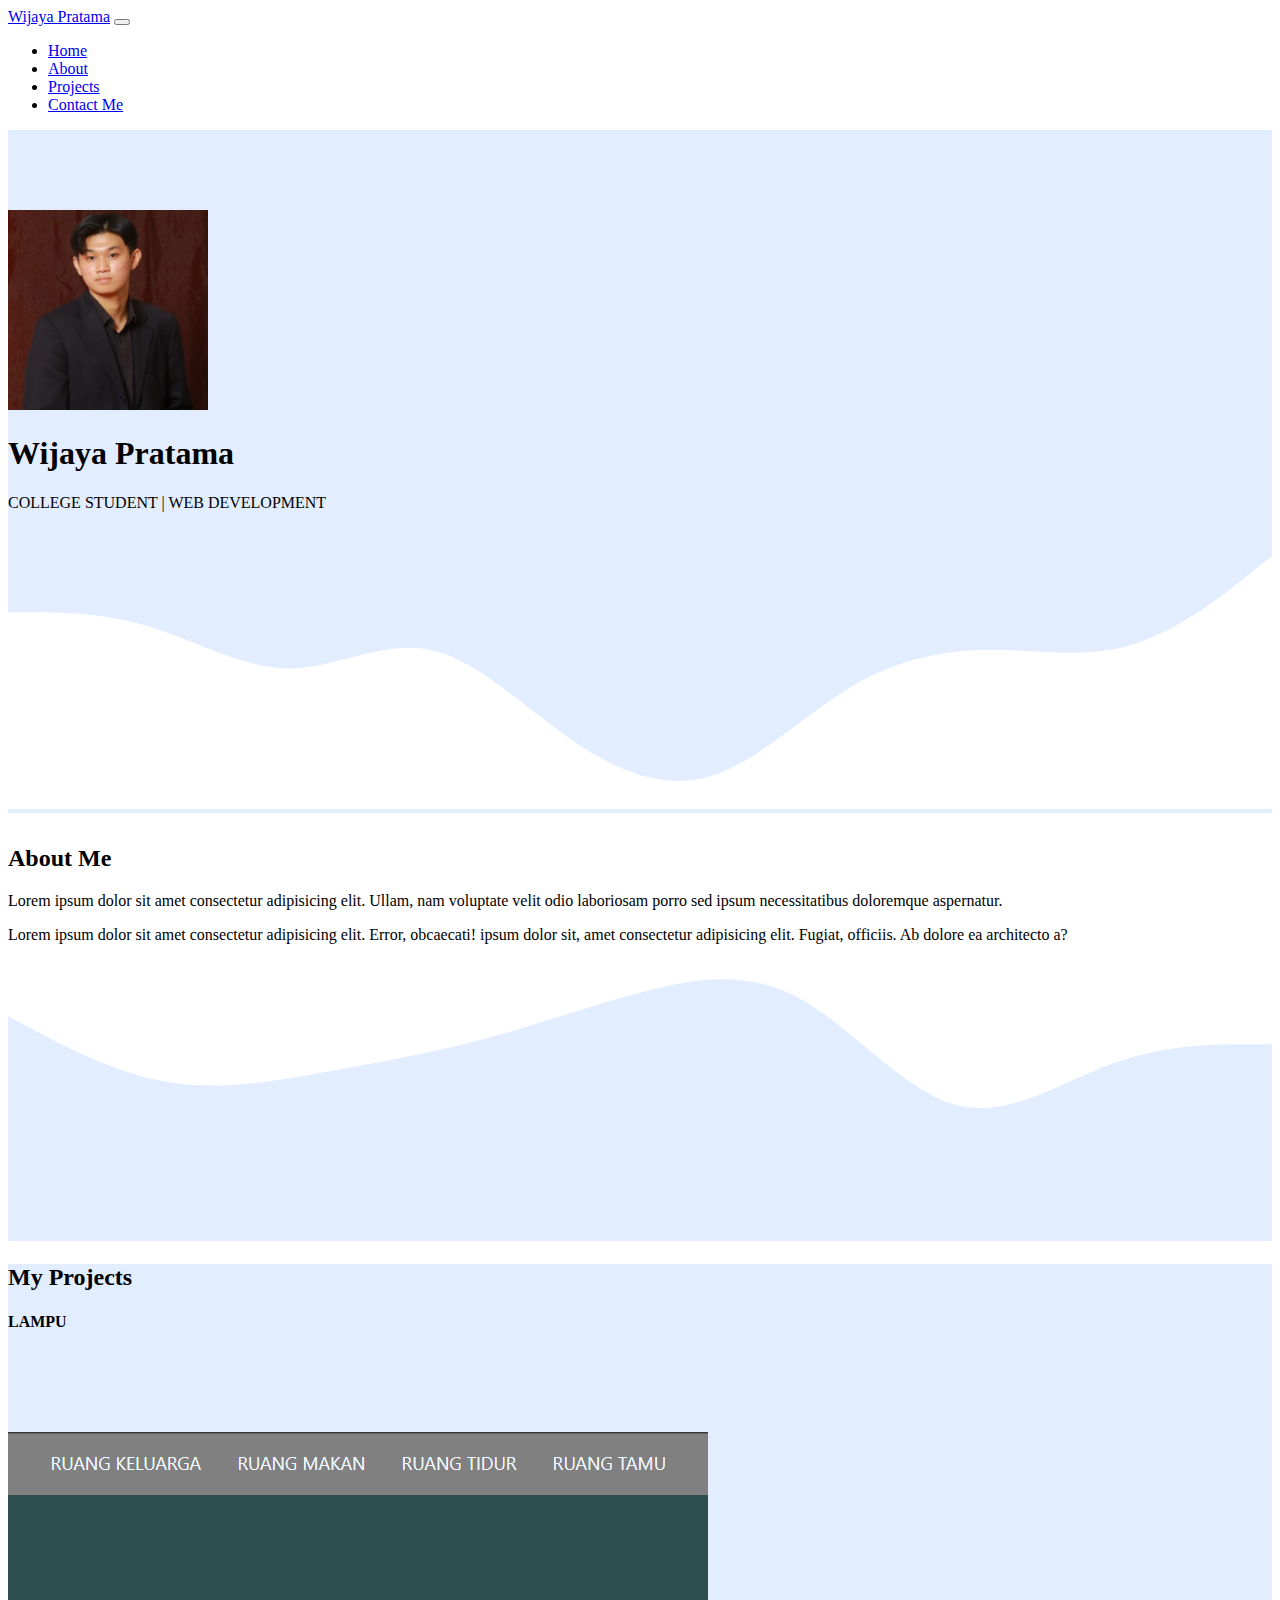
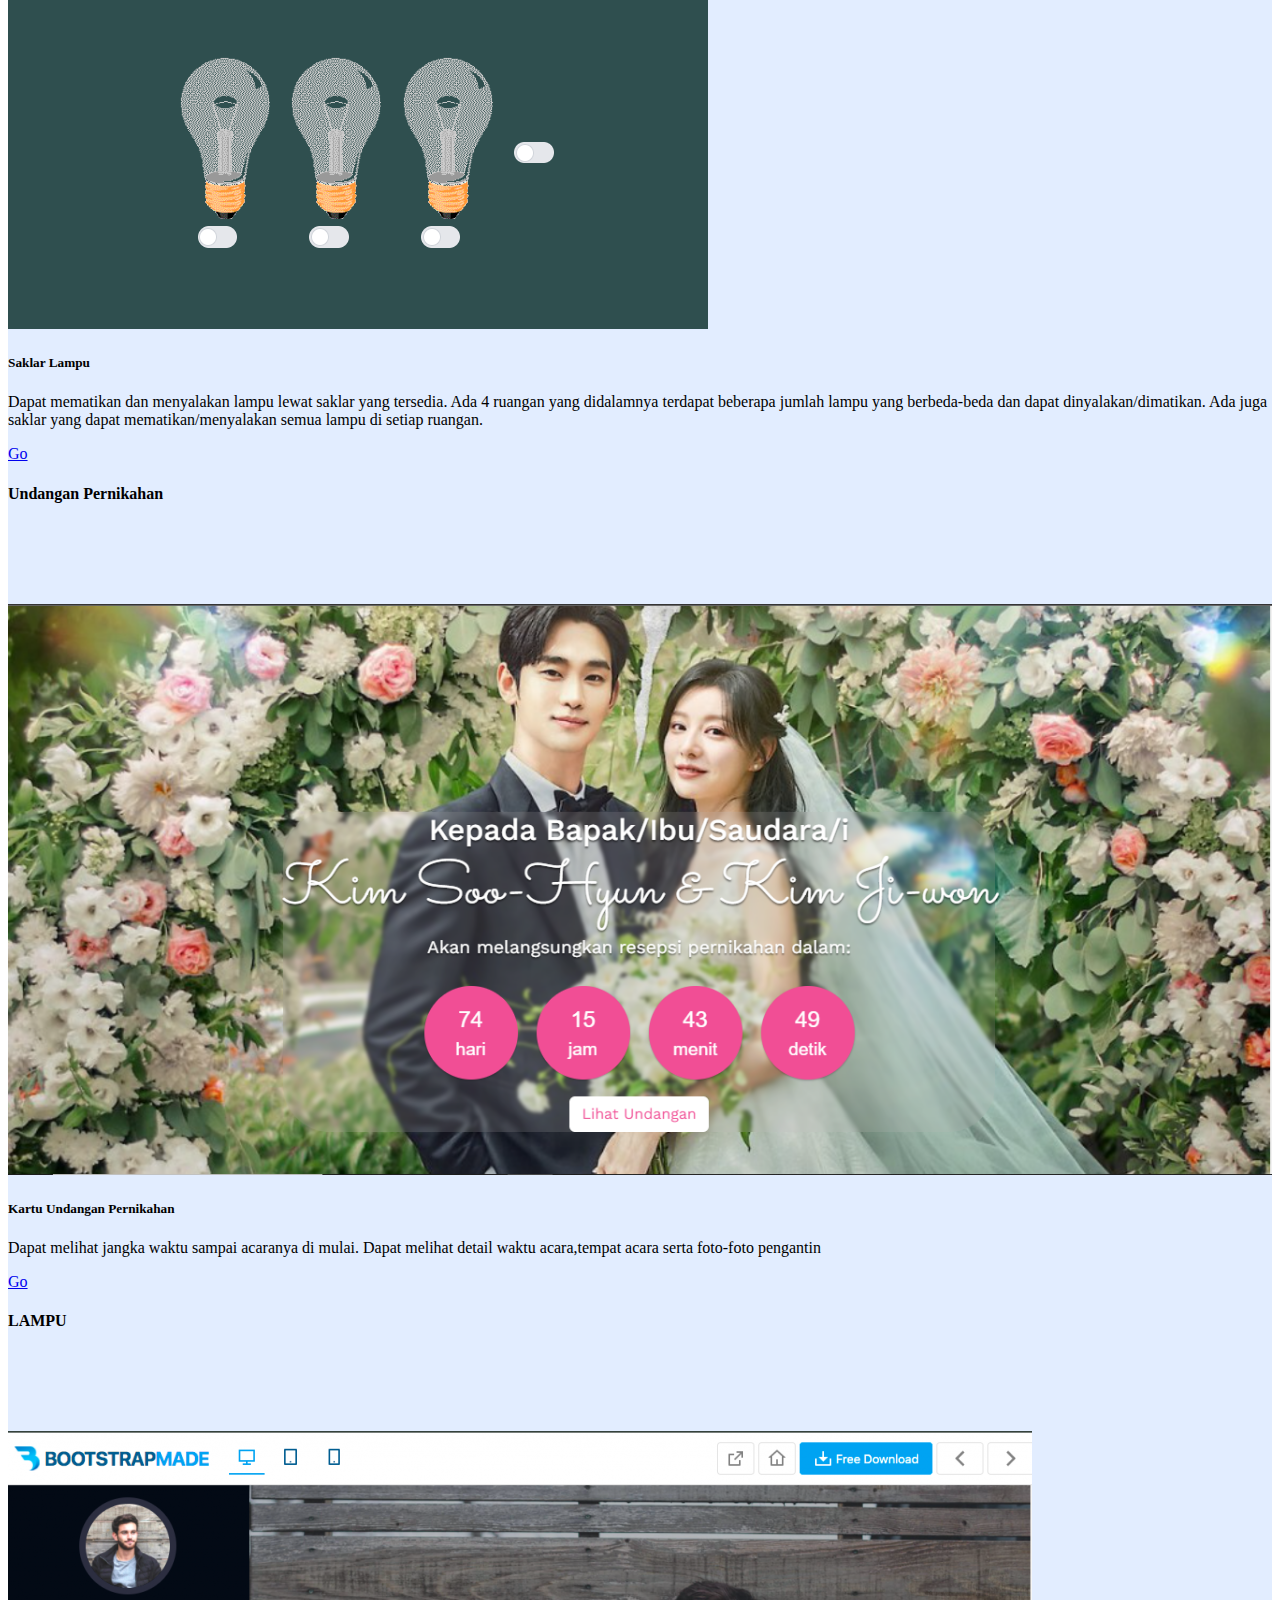
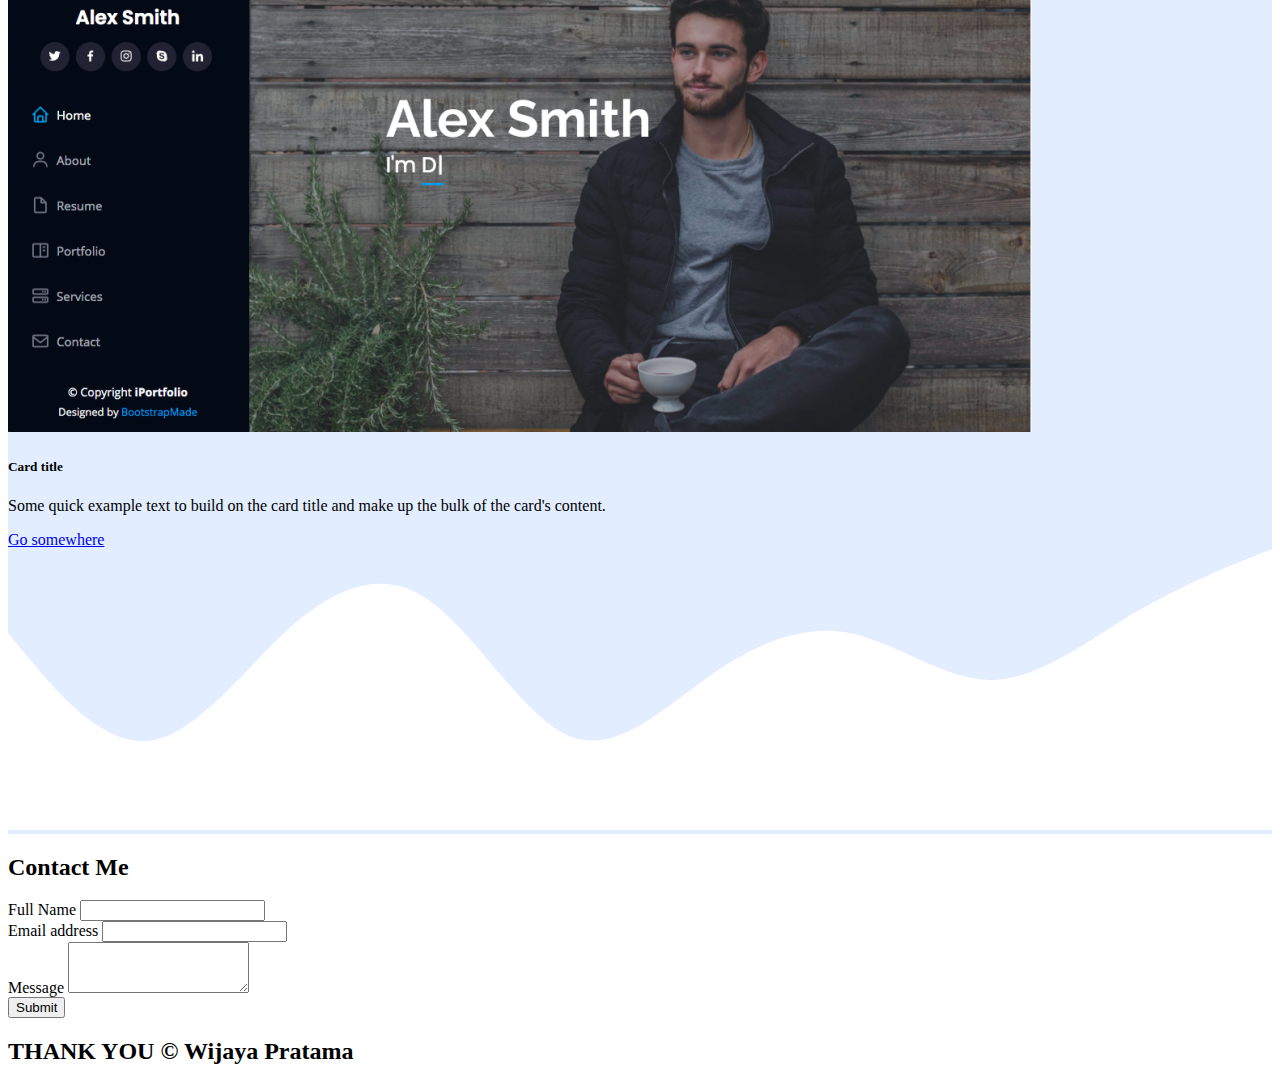
<file: index.html>
<!DOCTYPE html>
<html lang="en">
  <head>
    <meta charset="utf-8" />
    <meta name="viewport" content="width=device-width, initial-scale=1" />
    <title>MyPortofolio | Wijaya Pratama</title>
    <link rel="stylesheet" href="style.css" />
    <link href="https://cdn.jsdelivr.net/npm/bootstrap@5.3.2/dist/css/bootstrap.min.css" rel="stylesheet" integrity="sha384-T3c6CoIi6uLrA9TneNEoa7RxnatzjcDSCmG1MXxSR1GAsXEV/Dwwykc2MPK8M2HN" crossorigin="anonymous" />
  </head>
  <body>
    <!-- Navbar -->

    <nav class="navbar navbar-expand-lg navbar-dark bg-primary shadow-sm fixed-top">
      <div class="container">
        <a class="navbar-brand" href="#">Wijaya Pratama</a>
        <button class="navbar-toggler" type="button" data-bs-toggle="collapse" data-bs-target="#navbarNav" aria-controls="navbarNav" aria-expanded="false" aria-label="Toggle navigation">
          <span class="navbar-toggler-icon"></span>
        </button>
        <div class="collapse navbar-collapse" id="navbarNav">
          <ul class="navbar-nav ms-auto">
            <li class="nav-item">
              <a class="nav-link active" aria-current="page" href="#">Home</a>
            </li>
            <li class="nav-item">
              <a class="nav-link" href="#about">About</a>
            </li>
            <li class="nav-item">
              <a class="nav-link" href="#project">Projects</a>
            </li>
            <li class="nav-item">
              <a class="nav-link" href="#contact">Contact Me</a>
            </li>
          </ul>
        </div>
      </div>
    </nav>

    <!-- Navbar End -->

    <!-- Jumbotron -->
    <section class="jumbotron text-center">
      <img src="asset/foto-profil.jpg" alt="Wijaya Pratama" width="200" class="rounded-circle img-thumbnail" />
      <h1 class="display-4">Wijaya Pratama</h1>
      <p class="lead">COLLEGE STUDENT | WEB DEVELOPMENT</p>
      <svg xmlns="http://www.w3.org/2000/svg" viewBox="0 0 1440 320">
        <path
          fill="#ffffff"
          fill-opacity="1"
          d="M0,96L26.7,96C53.3,96,107,96,160,112C213.3,128,267,160,320,160C373.3,160,427,128,480,138.7C533.3,149,587,203,640,240C693.3,277,747,299,800,282.7C853.3,267,907,213,960,181.3C1013.3,149,1067,139,1120,138.7C1173.3,139,1227,149,1280,133.3C1333.3,117,1387,75,1413,53.3L1440,32L1440,320L1413.3,320C1386.7,320,1333,320,1280,320C1226.7,320,1173,320,1120,320C1066.7,320,1013,320,960,320C906.7,320,853,320,800,320C746.7,320,693,320,640,320C586.7,320,533,320,480,320C426.7,320,373,320,320,320C266.7,320,213,320,160,320C106.7,320,53,320,27,320L0,320Z"
        ></path>
      </svg>
    </section>
    <!-- Jumbotron End -->

    <!-- About -->
    <section id="about">
      <div class="container mt-3">
        <div class="row text-center mb-3">
          <div class="col">
            <h2 style="margin-top: 2rem">About Me</h2>
          </div>
        </div>
        <div class="row justify-content-evenly fs-5 text-center">
          <div class="col-md-4">
            <p>Lorem ipsum dolor sit amet consectetur adipisicing elit. Ullam, nam voluptate velit odio laboriosam porro sed ipsum necessitatibus doloremque aspernatur.</p>
          </div>
          <div class="col-md-4">
            <p>Lorem ipsum dolor sit amet consectetur adipisicing elit. Error, obcaecati! ipsum dolor sit, amet consectetur adipisicing elit. Fugiat, officiis. Ab dolore ea architecto a?</p>
          </div>
        </div>
      </div>
      <svg xmlns="http://www.w3.org/2000/svg" viewBox="0 0 1440 320">
        <path
          fill="#e2edff"
          fill-opacity="1"
          d="M0,64L30,80C60,96,120,128,180,138.7C240,149,300,139,360,128C420,117,480,107,540,90.7C600,75,660,53,720,37.3C780,21,840,11,900,42.7C960,75,1020,149,1080,165.3C1140,181,1200,139,1260,117.3C1320,96,1380,96,1410,96L1440,96L1440,320L1410,320C1380,320,1320,320,1260,320C1200,320,1140,320,1080,320C1020,320,960,320,900,320C840,320,780,320,720,320C660,320,600,320,540,320C480,320,420,320,360,320C300,320,240,320,180,320C120,320,60,320,30,320L0,320Z"
        ></path>
      </svg>
    </section>
    <!-- About End -->

    <!-- Project -->
    <section id="project">
      <div class="container">
        <div class="row text-center">
          <div class="col">
            <h2>My Projects</h2>
          </div>
        </div>
        <div class="row mt-5">
          <div class="col-md-4 mb-3">
            <div class="card">
              <h4 class="text-center">LAMPU</h4>
              <img src="asset/project_lampu.png" class="card-img mb-3" alt="project_lampu" />
              <div class="card-body">
                <h5 class="card-title">Saklar Lampu</h5>
                <p class="card-text">
                  Dapat mematikan dan menyalakan lampu lewat saklar yang tersedia. Ada 4 ruangan yang didalamnya terdapat beberapa jumlah lampu yang berbeda-beda dan dapat dinyalakan/dimatikan. Ada juga saklar yang dapat
                  mematikan/menyalakan semua lampu di setiap ruangan.
                </p>
                <a href="Lampu/index.html" class="btn btn-primary">Go</a>
              </div>
            </div>
          </div>
          <div class="col-md-4 mb-3">
            <div class="card">
              <h4 class="text-center">Undangan Pernikahan</h4>
              <img src="asset/project_pernikahan.png" class="card-img-top" alt="project2" />
              <div class="card-body">
                <h5 class="card-title">Kartu Undangan Pernikahan</h5>
                <p class="card-text">Dapat melihat jangka waktu sampai acaranya di mulai. Dapat melihat detail waktu acara,tempat acara serta foto-foto pengantin</p>
                <a href="UndanganPernikahan/index.html" class="btn btn-primary">Go</a>
              </div>
            </div>
          </div>
          <div class="col-md-4 mb-3">
            <div class="card">
              <h4 class="text-center">LAMPU</h4>
              <img src="asset/contoh.png" class="card-img-top" alt="project3" />
              <div class="card-body">
                <h5 class="card-title">Card title</h5>
                <p class="card-text">Some quick example text to build on the card title and make up the bulk of the card's content.</p>
                <a href="#" class="btn btn-primary">Go somewhere</a>
              </div>
            </div>
          </div>
        </div>
      </div>
      <svg xmlns="http://www.w3.org/2000/svg" viewBox="0 0 1440 320">
        <path
          fill="#fff"
          fill-opacity="1"
          d="M0,96L26.7,128C53.3,160,107,224,160,218.7C213.3,213,267,139,320,90.7C373.3,43,427,21,480,58.7C533.3,96,587,192,640,213.3C693.3,235,747,181,800,144C853.3,107,907,85,960,96C1013.3,107,1067,149,1120,149.3C1173.3,149,1227,107,1280,74.7C1333.3,43,1387,21,1413,10.7L1440,0L1440,320L1413.3,320C1386.7,320,1333,320,1280,320C1226.7,320,1173,320,1120,320C1066.7,320,1013,320,960,320C906.7,320,853,320,800,320C746.7,320,693,320,640,320C586.7,320,533,320,480,320C426.7,320,373,320,320,320C266.7,320,213,320,160,320C106.7,320,53,320,27,320L0,320Z"
        ></path>
      </svg>
    </section>
    <!-- Project End -->

    <!-- contact -->
    <section id="contact">
      <div class="container mb-3">
        <div class="row text-center">
          <h2>Contact Me</h2>
        </div>
        <div class="row justify-content-center">
          <div class="col-md-5">
            <form>
              <div class="mb-3">
                <label for="name" class="form-label">Full Name</label>
                <input type="text" class="form-control" id="Name" aria-describedby="Name" />
              </div>
              <div class="mb-3">
                <label for="email" class="form-label">Email address</label>
                <input type="email" class="form-control" id="email" aria-describedby="email" />
              </div>
              <div class="mb-3">
                <label for="pesan" class="form-label">Message</label>
                <textarea class="form-control" id="pesan" rows="3"></textarea>
              </div>
              <button type="submit" class="btn btn-primary">Submit</button>
            </form>
          </div>
        </div>
      </div>
    </section>
    <!-- contact-End -->

    <!-- footer -->
    <footer id="footer" class="bg-primary text-white text-center">
      <h2 class="p-2">THANK YOU &copy Wijaya Pratama</h2>
    </footer>

    <!-- footer End -->

    <script src="https://cdn.jsdelivr.net/npm/bootstrap@5.3.2/dist/js/bootstrap.bundle.min.js" integrity="sha384-C6RzsynM9kWDrMNeT87bh95OGNyZPhcTNXj1NW7RuBCsyN/o0jlpcV8Qyq46cDfL" crossorigin="anonymous"></script>
  </body>
</html>
</file>
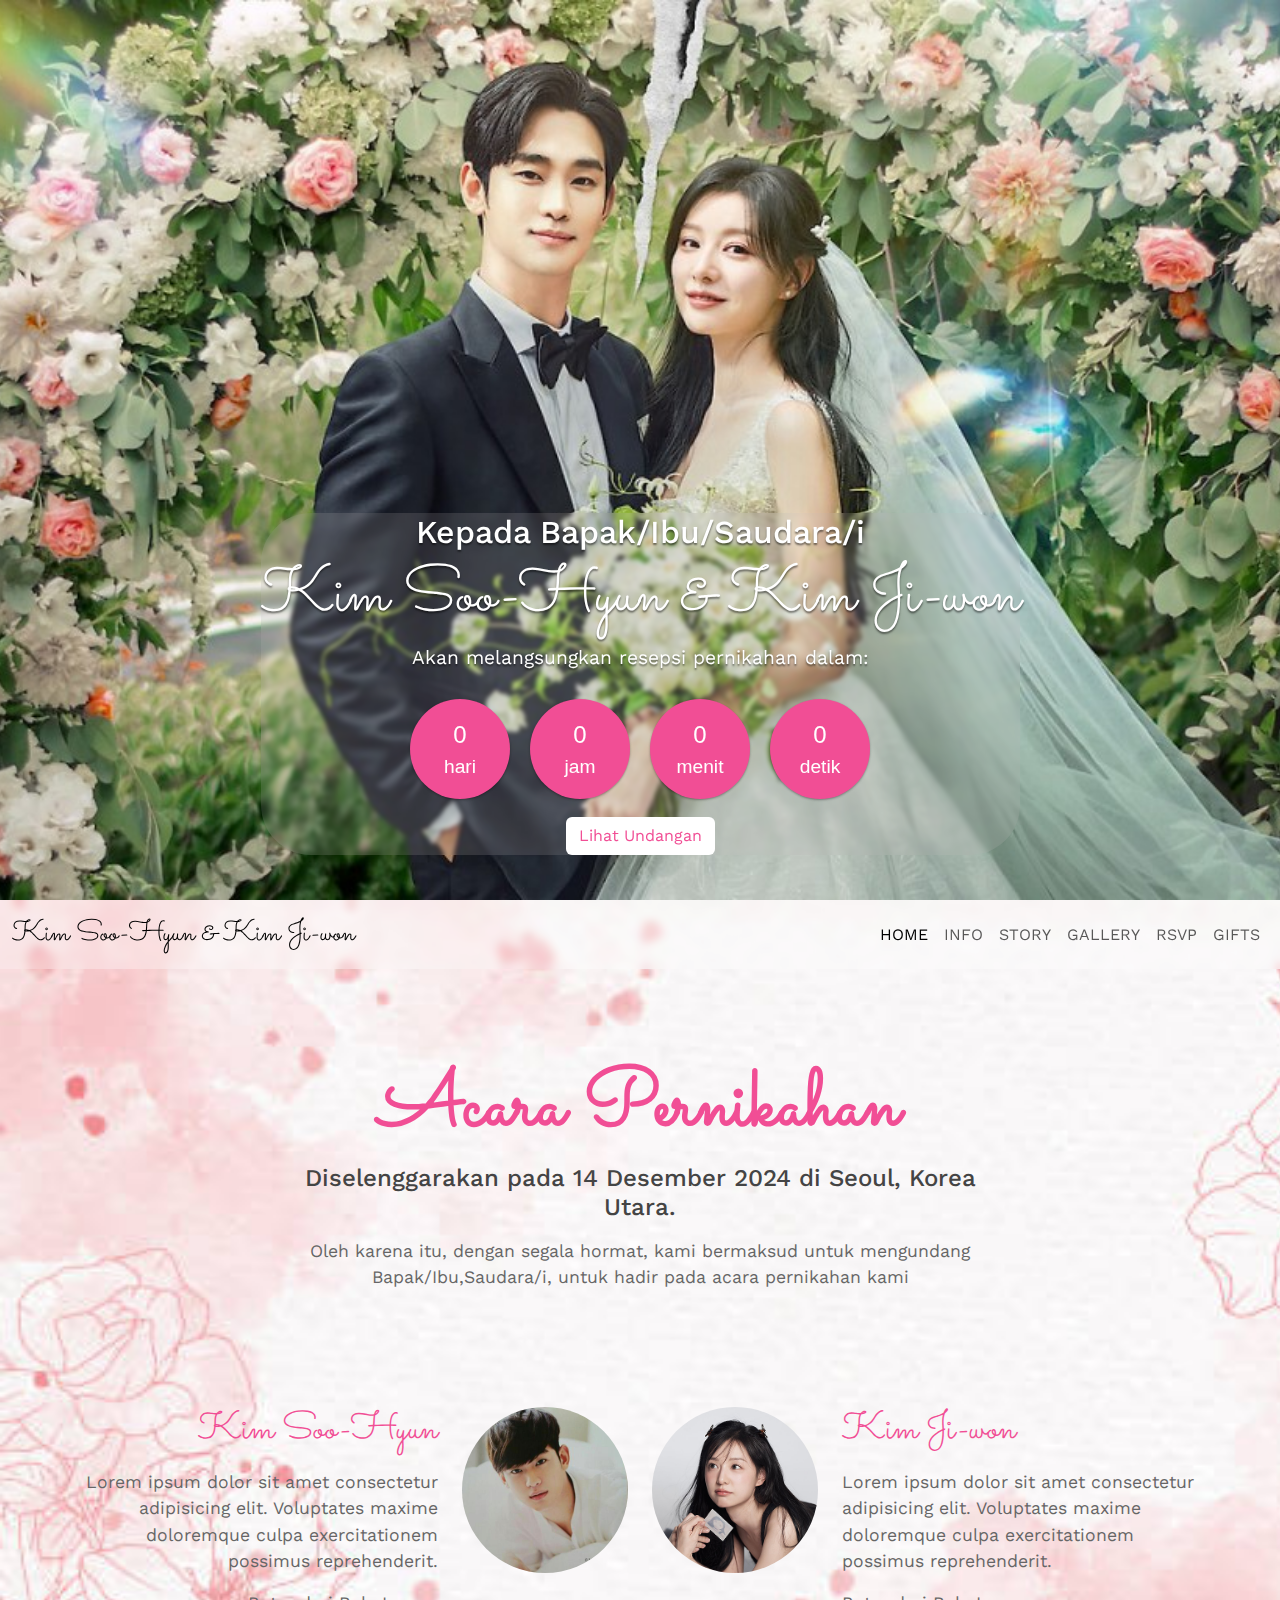
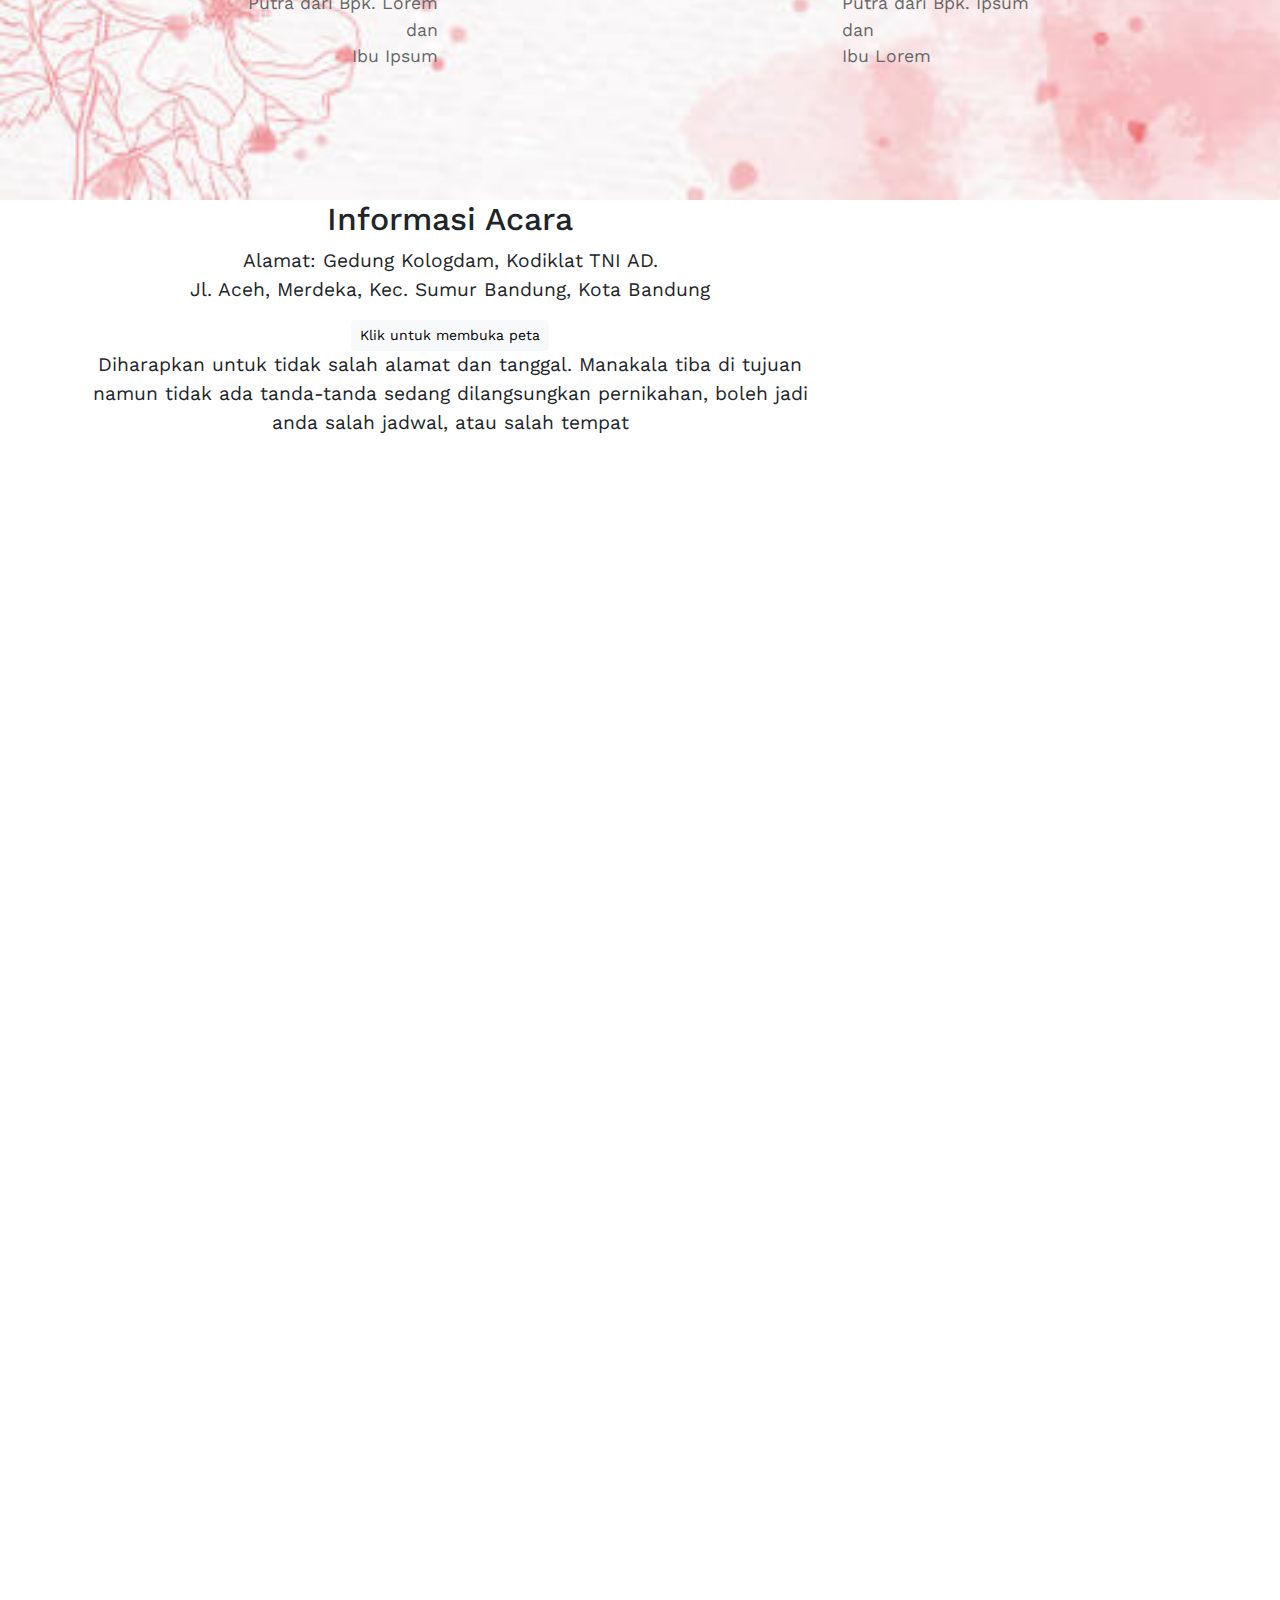
<file: UndanganPernikahan/index.html>
<!DOCTYPE html>
<html lang="en">
  <head>
    <meta charset="utf-8" />
    <meta name="viewport" content="width=device-width, initial-scale=1" />
    <title>UNDANGAN PERNIKAHAN</title>
    <link href="https://cdn.jsdelivr.net/npm/bootstrap@5.3.3/dist/css/bootstrap.min.css" rel="stylesheet" integrity="sha384-QWTKZyjpPEjISv5WaRU9OFeRpok6YctnYmDr5pNlyT2bRjXh0JMhjY6hW+ALEwIH" crossorigin="anonymous" />
    <link rel="preconnect" href="https://fonts.googleapis.com" />
    <link rel="preconnect" href="https://fonts.gstatic.com" crossorigin />
    <link href="https://fonts.googleapis.com/css2?family=Sacramento&family=Work+Sans:ital,wght@0,100..900;1,100..900&display=swap" rel="stylesheet" />

    <!-- simply countdown -->
    <link rel="stylesheet" href="countdown/simplyCountdown.theme.default.css" />
    <script src="countdown/simplyCountdown.min.js"></script>

    <link rel="stylesheet" href="style.css" />
  </head>

  <body>
    <!-- HALAMAN AWAL -->
    <section class="hero text-center d-flex justify-content-center align-items-end text-white">
      <main>
        <div class="glass">
          <h4>Kepada Bapak/Ibu/Saudara/i</h4>
          <h1>Kim Soo-Hyun & Kim Ji-won</h1>
          <p>Akan melangsungkan resepsi pernikahan dalam:</p>
          <div class="simply-countdown"></div>
          <a href="#home" class="btn btn-md mt-2">Lihat Undangan</a>
        </div>
      </main>
    </section>

    <!-- NAVBAR -->
    <nav class="navbar navbar-expand-md bg-transparent sticky-top mynavbar">
      <div class="container-fluid">
        <a class="navbar-brand" href="#">Kim Soo-Hyun & Kim Ji-won</a>
        <button class="navbar-toggler border-0" type="button" data-bs-toggle="offcanvas" data-bs-target="#offcanvasNavbar" aria-controls="offcanvasNavbar" aria-label="Toggle navigation">
          <span class="navbar-toggler-icon"></span>
        </button>
        <div class="offcanvas offcanvas-end" tabindex="-1" id="offcanvasNavbar" aria-labelledby="offcanvasNavbarLabel">
          <div class="offcanvas-header">
            <h5 class="offcanvas-title" id="offcanvasNavbarLabel">Kim Soo-Hyun & Kim Ji-won</h5>
            <button type="button" class="btn-close" data-bs-dismiss="offcanvas" aria-label="Close"></button>
          </div>
          <div class="offcanvas-body">
            <div class="navbar-nav ms-auto">
              <a class="nav-link active" href="#home">Home</a>
              <a class="nav-link" href="#info">Info</a>
              <a class="nav-link" href="#story">Story</a>
              <a class="nav-link" href="#gallery">Gallery</a>
              <a class="nav-link" href="#rsvp">RSVP</a>
              <a class="nav-link" href="#gifts">Gifts</a>
            </div>
          </div>
        </div>
      </div>
    </nav>

    <!-- HALAMAN HOME -->
    <section id="home" class="home">
      <div class="container">
        <div class="row justify-content-center">
          <div class="col-md-8 text-center">
            <h2>Acara Pernikahan</h2>
            <h3>Diselenggarakan pada 14 Desember 2024 di Seoul, Korea Utara.</h3>
            <p>Oleh karena itu, dengan segala hormat, kami bermaksud untuk mengundang Bapak/Ibu,Saudara/i, untuk hadir pada acara pernikahan kami</p>
          </div>
        </div>

        <div class="row couple">
          <div class="col-lg-6">
            <div class="row">
              <div class="col-8 text-end">
                <h3>Kim Soo-Hyun</h3>
                <p>Lorem ipsum dolor sit amet consectetur adipisicing elit. Voluptates maxime doloremque culpa exercitationem possimus reprehenderit.</p>
                <p>
                  Putra dari Bpk. Lorem <br />
                  dan <br />
                  Ibu Ipsum
                </p>
              </div>
              <div class="col-4">
                <img src="/UndanganPernikahan/img/ksh.jpeg" alt="Kim Soo-Hyun" class="img-responsive rounded-circle" />
              </div>
            </div>
          </div>
          <div class="col-lg-6">
            <div class="row">
              <div class="col-4">
                <img src="/UndanganPernikahan/img/kjw400.png" alt="Kim Ji-won" class="img-responsive rounded-circle" />
              </div>
              <div class="col-8">
                <h3>Kim Ji-won</h3>
                <p>Lorem ipsum dolor sit amet consectetur adipisicing elit. Voluptates maxime doloremque culpa exercitationem possimus reprehenderit.</p>
                <p>
                  Putra dari Bpk. Ipsum <br />
                  dan <br />
                  Ibu Lorem
                </p>
              </div>
            </div>
          </div>
        </div>
      </div>
    </section>

    <!-- info -->

    <div id="info" class="info">
      <div class="container">
        <div class="row">
          <div class="col-md-8 col-10 text-center">
            <h2>Informasi Acara</h2>
            <p class="alamat">Alamat: Gedung Kologdam, Kodiklat TNI AD. <br />Jl. Aceh, Merdeka, Kec. Sumur Bandung, Kota Bandung</p>
            <a href="https://maps.app.goo.gl/v4U37tiqq9KPugJM8" target="_blank" class="btn btn-light btn-sm">Klik untuk membuka peta</a>
            <p class="description">Diharapkan untuk tidak salah alamat dan tanggal. Manakala tiba di tujuan namun tidak ada tanda-tanda sedang dilangsungkan pernikahan, boleh jadi anda salah jadwal, atau salah tempat</p>
          </div>
        </div>
      </div>
    </div>

    <!-- SCRIPT -->
    <script src="https://cdn.jsdelivr.net/npm/bootstrap@5.3.3/dist/js/bootstrap.bundle.min.js" integrity="sha384-YvpcrYf0tY3lHB60NNkmXc5s9fDVZLESaAA55NDzOxhy9GkcIdslK1eN7N6jIeHz" crossorigin="anonymous"></script>

    <script>
      simplyCountdown(".simply-countdown", {
        year: 2024, // required
        month: 12, // required
        day: 14, // required
        hours: 8, // Default is 0 [0-23] integer
        words: {
          //words displayed into the countdown
          days: { singular: "hari", plural: "days" },
          hours: { singular: "jam", plural: "hours" },
          minutes: { singular: "menit", plural: "minutes" },
          seconds: { singular: "detik", plural: "seconds" },
        },
        plural: false, //use plurals
      });
    </script>
  </body>
</html>
</file>
<file: style.css>
*,
html {
  max-width: 100%;
  max-height: 100%;
}

.jumbotron {
  background-color: #e2edff;
}

img {
  margin-top: 5rem;
}

#project {
  background-color: #e2edff;
}
</file>
<file: UndanganPernikahan/countdown/simplyCountdown.theme.default.css>
.simply-countdown {
  overflow: hidden;
  display: table;
  font-family: "Arial", sans-serif;
  margin: auto;
}
.simply-countdown > .simply-section {
  width: 50px;
  height: 50px;
  padding: 50px;
  display: flex;
  align-items: center;
  justify-content: center;
  float: left;
  margin: 10px;
  background: #f14e95;
  box-shadow: 0 1px 3px rgba(0, 0, 0, 0.12), 0 1px 2px rgba(0, 0, 0, 0.24);
  border-radius: 50%;
}
.simply-countdown > .simply-section .simply-amount,
.simply-countdown > .simply-section .simply-word {
  display: block;
  text-align: center;
}

.simply-countdown > .simply-section .simply-amount {
  font-size: 1.5rem;
}
</file>
<file: UndanganPernikahan/style.css>
*html {
  padding: 0;
  margin: 0;
}

:root {
  --pink: #f14e95;
  --bg: #0a0a0a;
  --shadow: 0 2px 2px rgba(0, 0, 0, 0.5);
}

body {
  font-size: 1.2rem;
  font-family: "Work Sans", sans-serif;
  min-height: 4000px;
}

.hero::before {
  content: "";
  position: absolute;
  top: 0;
  left: 0;
  width: 100%;
  height: 100%;
  background-image: url(img/hero_backgorund2.jpg);
  background-size: cover;
  background-position: center;
  z-index: -1;
}

.hero {
  position: relative;
  min-height: 100vh;
}

.hero h1 {
  font-family: "Sacramento", cursive;
  font-size: 4rem;
}

.hero h4 {
  font-size: 2rem;
}

.hero p {
  font-size: 1.5 rem;
}

.hero h1,
.hero h4,
.hero p {
  text-shadow: var(--shadow);
}

.hero a {
  color: var(--pink);
  background-color: white;
}
.hero a:hover {
  background-color: var(--pink);
  color: white;
}

.glass {
  background-color: rgba(189, 187, 187, 0.171);
  backdrop-filter: blur(2px);
  border-radius: 50px;
  position: relative;
  bottom: 45px;
}

.mynavbar .navbar-brand,
.mynavbar .offcanvas-title {
  font-family: "Sacramento", cursive;
  font-size: 1.8rem;
}

.mynavbar .nav-link {
  text-transform: uppercase;
  font-size: 1rem;
}

.mynavbar {
  background-color: rgba(255, 255, 255, 0.3) !important;
  backdrop-filter: blur(4px);
}
.mynavbar .offcanvas {
  height: 100vh;
}

.home {
  background-image: url(img/f2.jpg);
  background-size: cover;
  min-height: 100vh;
  margin-top: -4.3rem;
  padding-top: 10rem;
  padding-bottom: 5rem;
}

.home h2 {
  color: var(--pink);
  font-family: "Sacramento", cursive;
  font-size: 5rem;
  font-weight: bold;
}

.home h3 {
  color: #444;
  font-size: 1.5rem;
  margin-bottom: 1rem;
}

.home p {
  font-size: 1.1rem;
  color: #666;
}

.home .couple {
  margin-top: 100px;
}

.home .couple h3 {
  font-family: "Sacramento", cursive;
  font-size: 2.4rem;
  color: var(--pink);
}

.home .couple img {
  width: 100%;
}

/* Media Query */

/* laptop */
@media (max-width: 992px) {
  html {
    font-size: 75%;
  }
  .hero p {
    font-size: 2rem;
  }
}

/* tablet */
@media (max-width: 768px) {
  html {
    font-size: 60%;
  }
  .simply-countdown > .simply-section {
    padding: 40px;
    margin: 5px;
  }
  .hero p {
    font-size: 2rem;
  }

  .mynavbar .nav-link {
    text-transform: uppercase;
    font-size: 1.5rem;
    text-align: center;
  }

  .mynavbar .navbar-brand,
  .mynavbar .offcanvas-title {
    font-family: "Sacramento", cursive;
    font-size: 2.3rem;
  }
}

/* mobile phone */
@media (max-width: 576px) {
  html {
    font-size: 45%;
  }
  .simply-countdown > .simply-section {
    padding: 30px;
    margin: 3px;
  }
  .hero p {
    font-size: 1.8rem;
  }

  .mynavbar .nav-link {
    text-transform: uppercase;
    font-size: 2rem;
    text-align: center;
  }

  .mynavbar .navbar-brand,
  .mynavbar .offcanvas-title {
    font-family: "Sacramento", cursive;
    font-size: 3rem;
  }
}
</file>
